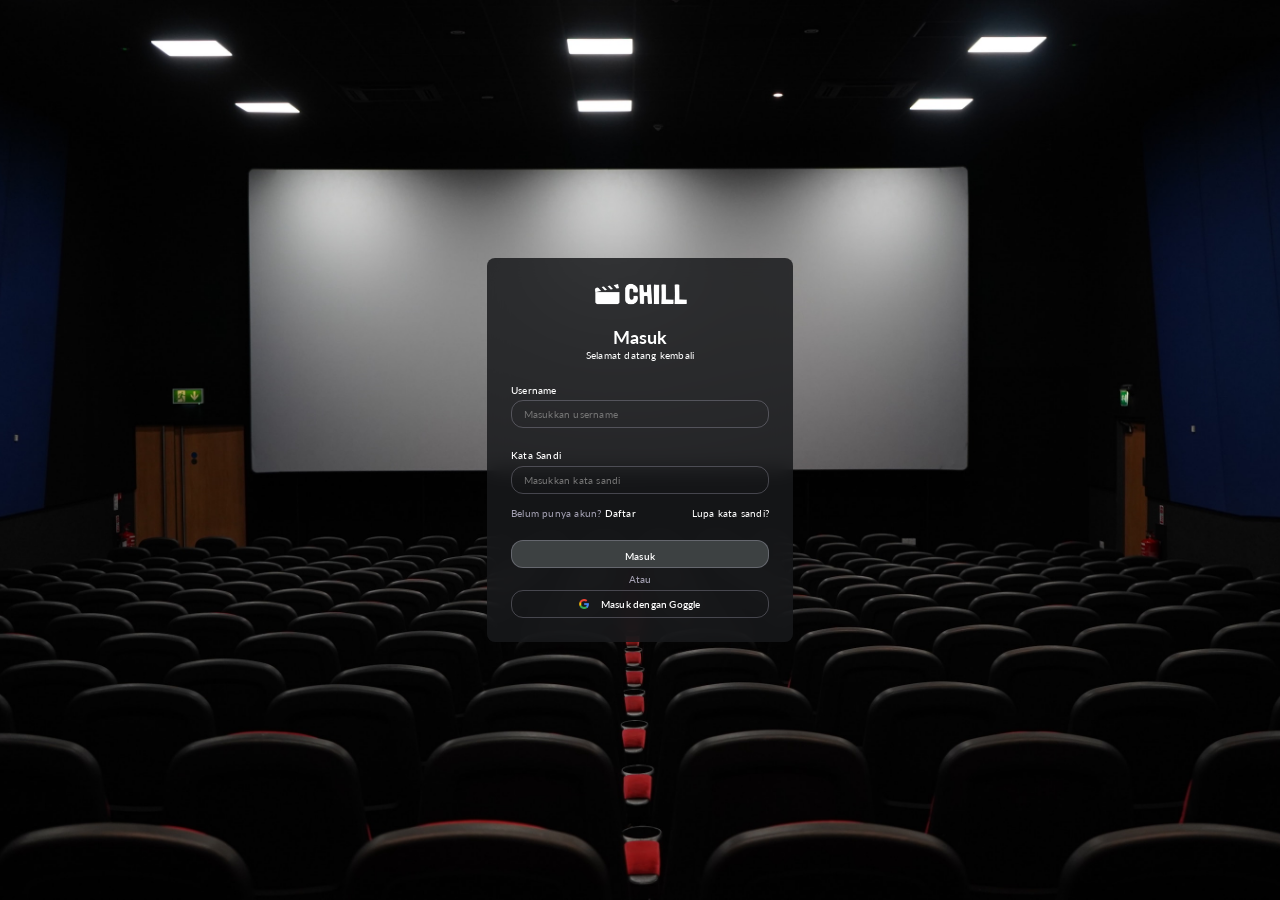
<file: index.html>
<!doctype html>
<html lang="en">
  <head>
    <meta charset="UTF-8" />
    <meta name="viewport" content="width=device-width, initial-scale=1.0" />
    <title>Login</title>
    <link rel="stylesheet" href="./styles/login.css" />
    <link rel="stylesheet" href="./styles/main.css" />
  </head>
  <body>
      <div class="container">
        <div class="logo">
          <img
            id="logo"
            src="./assets/logo/movie.png"
            width="163px"
            height="44px"
          />
        </div>
        <div class="title">
          <h3 class="heading-3">Masuk</h3>
          <p class="body-medium-regular">Selamat datang kembali</p>
        </div>
        <div class="userName body-large-medium">
          <label for="userName">Username</label>
          <input
            class="body-medium-regular"
            id="userName"
            type="text"
            placeholder="Masukkan username"
          />
        </div>
        <div class="password-container">
          <div class="password body-large-medium">
            <label for="password">Kata Sandi</label>
            <input
              class="body-medium-regular"
              id="password"
              type="password"
              placeholder="Masukkan kata sandi"
            />
          </div>
          <div class="newAccount body-medium-regular">
            <span
              >Belum punya akun?
              <a class="body-medium-medium" href="daftar.html">Daftar</a></span
            >
            <a href="">Lupa kata sandi?</a>
          </div>
        </div>
        <div class="login">
          <button class="body-medium-semiBold" id="log">Masuk</button>
          <span class="body-small-medium">Atau</span>

          <button class="google-login body-medium-semiBold">
            <img
              src="./assets/logo/google.png"
              width="18px"
            />
            Masuk dengan Goggle
          </button>
        </div>
      </div>
  </body>
</html>
</file>
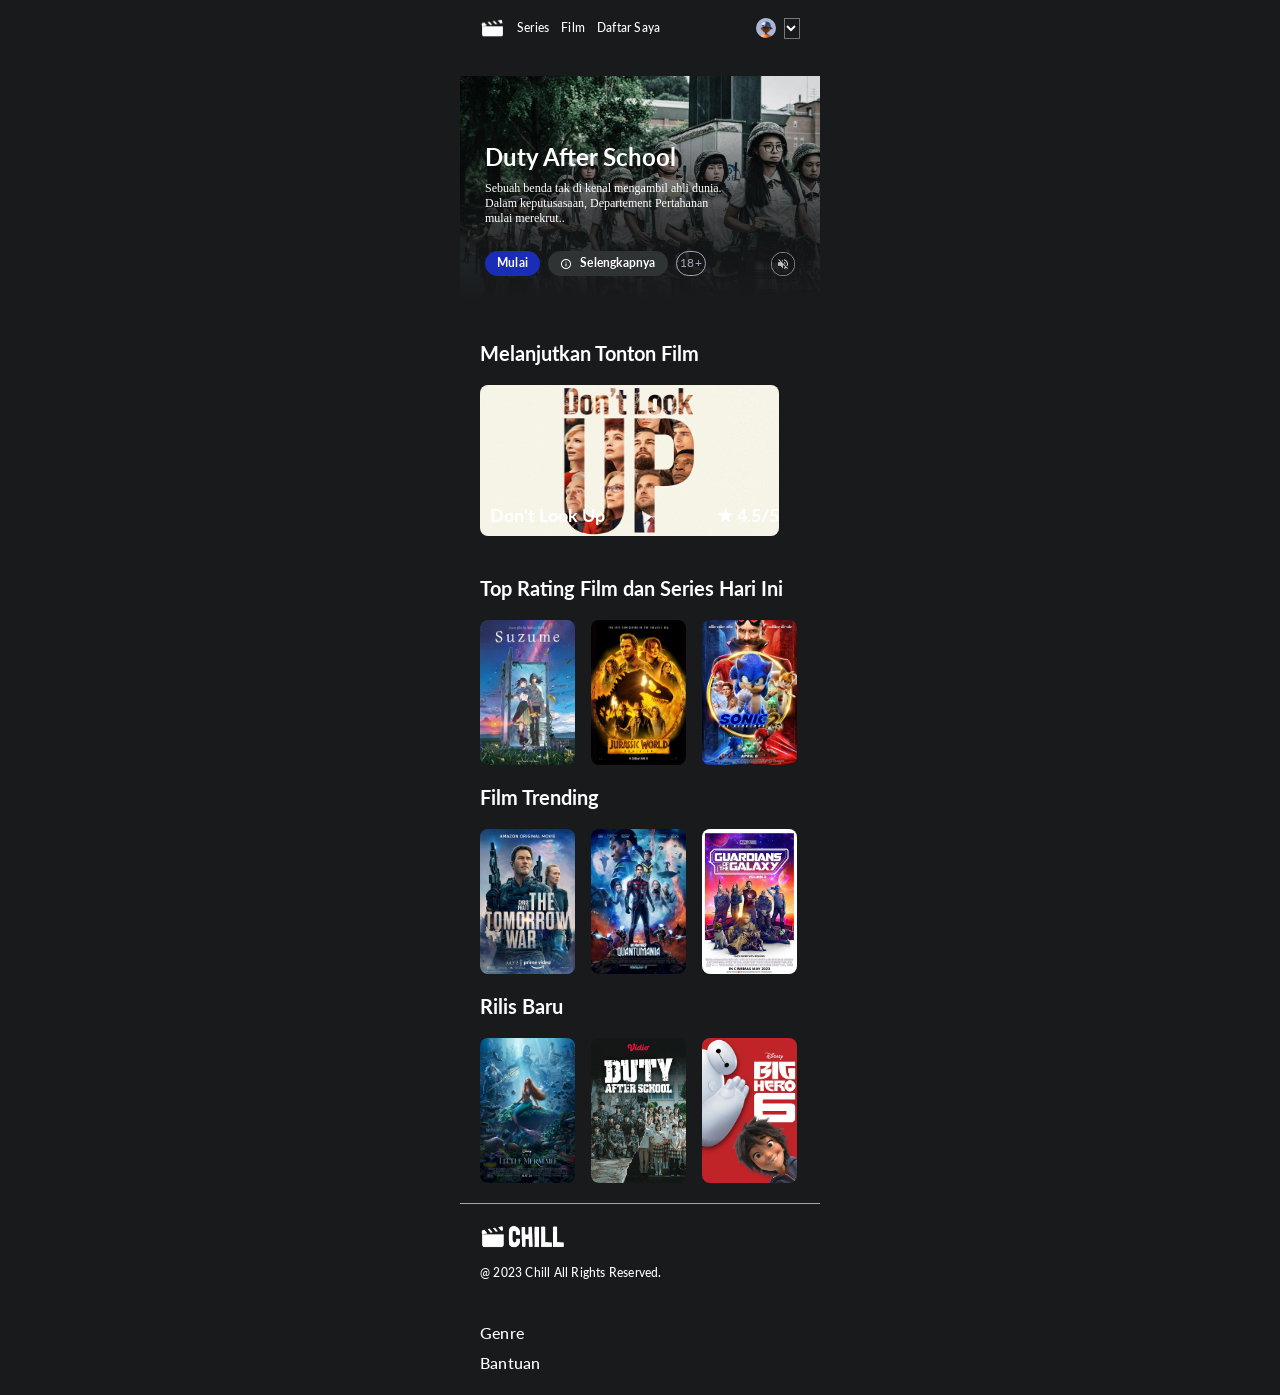
<file: beranda.html>
<!doctype html>
<html lang="en">
  <head>
    <meta charset="UTF-8" />
    <meta name="viewport" content="width=device-width, initial-scale=1.0" />
    <title>Beranda</title>
    <link rel="stylesheet" href="./styles/beranda.css" />
    <link rel="stylesheet" href="./styles/main.css" />
  </head>
  <body>
    <nav class="body-large-medium">
      <div class="navbar">
        <img class="logo" src="./assets/logo/movie.png" alt="" />
        <a href="">Series</a>
        <a href="">Film</a>
        <a href="">Daftar Saya</a>
      </div>
      <div class="profile">
        <img src="./assets/logo/profile.png" alt="" />
        <select name="account" id="account" class="body-small-medium">
          <option>Profil</option>
          <option>Ubah Premium</option>
          <option>Keluar</option>
        </select>
      </div>
    </nav>
    <header>
      <div class="header">
        <div class="head">
          <div class="head-text">
            <h1 class="heading-1">Duty After School</h1>
            <p class="body-large-medium">
              Sebuah benda tak di kenal mengambil ahli dunia. Dalam
              keputusasaan, Departement Pertahanan mulai merekrut lebih banyak
              tentara, termasuk siswa sekolah menengah. Mereka pun segera
              menjadi pejuang garis depan dalam perang.
            </p>
          </div>
          <div class="head-btn">
            <div class="btn-left">
              <button class="btn-primary-shadow">Mulai</button>
              <button class="btn-secondary-contained info">
                <img src="./assets/logo/!.png" alt="" />Selengkapnya
              </button>
              <span class="age body-large-regular">18+</span>
            </div>
            <img src="/assets/logo/mute-volume.png" alt="" />
          </div>
        </div>
      </div>
    </header>
    <div class="content">
      <div class="continue-movies">
        <h3 class="heading-3">Melanjutkan Tonton Film</h3>
        <div class="movie-top">
          <div class="box-top">
            <img src="/assets/images/2.png" alt="" />
            <div class="heading-6">
              <p class="text-left">Don't Look Up</p>
              <p class="text-right">&#9733; 4.5/5</p>
            </div>
          </div>
          <div class="box-top">
            <img src="/assets/images/3.png" alt="" />
            <div class="heading-6">
              <p class="text-left">All of Us Dead</p>
              <p class="text-right">&#9733; 4.2/5</p>
            </div>
          </div>
          <div class="box-top">
            <img src="/assets/images/4.png" alt="" />
            <div class="heading-6">
              <p class="text-left">Blue Lock</p>
              <p class="text-right">&#9733; 4.6/5</p>
            </div>
          </div>
          <div class="box-top">
            <img src="/assets/images/5.png" alt="" />
            <div class="heading-6">
              <p class="text-left">A Man Called Otto</p>
              <p class="text-right">&#9733; 4.4/5</p>
            </div>
          </div>
        </div>
      </div>
      <div class="movies">
        <h3 class="heading-3">Top Rating Film dan Series Hari Ini</h3>
        <div class="movie-list">
          <div class="box">
            <img src="/assets/images/6.png" alt="" />
            <div>
              <p class="text"></p>
            </div>
          </div>
          <div class="box">
            <img src="/assets/images/7.png" alt="" />
            <div>
              <p class="text"></p>
            </div>
          </div>
          <div class="box">
            <img src="/assets/images/8.png" alt="" />
            <div>
              <p class="text"></p>
            </div>
          </div>
          <div class="box">
            <img src="/assets/images/9-19.png" alt="" />
            <div>
              <p class="text"></p>
            </div>
          </div>
          <div class="box">
            <img src="/assets/images/10-18.png" alt="" />
            <div>
              <p class="text"></p>
            </div>
          </div>
        </div>
      </div>
      <div class="movies">
        <h3 class="heading-3">Film Trending</h3>
        <div class="movie-list">
          <div class="box">
            <img src="/assets/images/11.png" alt="" />
            <div>
              <p class="text"></p>
            </div>
          </div>
          <div class="box">
            <img src="/assets/images/12.png" alt="" />
            <div>
              <p class="text"></p>
            </div>
          </div>
          <div class="box">
            <img src="/assets/images/13.png" alt="" />
            <div>
              <p class="text"></p>
            </div>
          </div>
          <div class="box">
            <img src="/assets/images/14.png" alt="" />
            <div>
              <p class="text"></p>
            </div>
          </div>
          <div class="box">
            <img src="/assets/images/15-16.png" alt="" />
            <div>
              <p class="text"></p>
            </div>
          </div>
        </div>
      </div>
      <div class="movies">
        <h3 class="heading-3">Rilis Baru</h3>
        <div class="movie-list">
          <div class="box">
            <img src="/assets/images/15-16.png" alt="" />
            <div>
              <p class="text"></p>
            </div>
          </div>
          <div class="box">
            <img src="/assets/images/17.png" alt="" />
            <div>
              <p class="text"></p>
            </div>
          </div>
          <div class="box">
            <img src="/assets/images/10-18.png" alt="" />
            <div>
              <p class="text"></p>
            </div>
          </div>
          <div class="box">
            <img src="/assets/images/9-19.png" alt="" />
            <div>
              <p class="text"></p>
            </div>
          </div>
          <div class="box">
            <img src="/assets/images/20.png" alt="" />
            <div>
              <p class="text"></p>
            </div>
          </div>
        </div>
      </div>
    </div>
    <footer class="body-medium-medium">
      <div class="foot-logo">
        <img class="logo" src="./assets/logo/movie.png" alt="" />
        <div>@ 2023 Chill All Rights Reserved.</div>
      </div>
      <div class="right-foot">
        <div class="foot-genre">
          <div class="body-medium-bold">Genre</div>
          <div class="genre">
            <div class="genre-list">
              <a href="">Aksi</a>
              <a href="">Anaka-anak</a>
              <a href="">Anime</a>
              <a href="">Britania</a>
            </div>
            <div class="genre-list">
              <a href="">Drama</a>
              <a href="">Fantasi Ilmiah & Fantasi</a>
              <a href="">Kejahatan</a>
              <a href="">KDrama</a>
            </div>
            <div class="genre-list">
              <a href="">Komedi</a>
              <a href="">Petualanga</a>
              <a href="">Perang</a>
              <a href="">Romantis</a>
            </div>
            <div class="genre-list">
              <a href="">Sains & Alam</a>
              <a href="">Thriller</a>
            </div>
          </div>
        </div>
        <div class="foot-help">
          <div class="body-medium-bold">Bantuan</div>
          <div class="help-list">
            <a href="">FAQ</a>
            <a href="">Kontak Kami</a>
            <a href="">Privasi</a>
            <a href="">Syarat & Ketentuan</a>
          </div>
        </div>
      </div>
    </footer>
  </body>
</html>
</file>
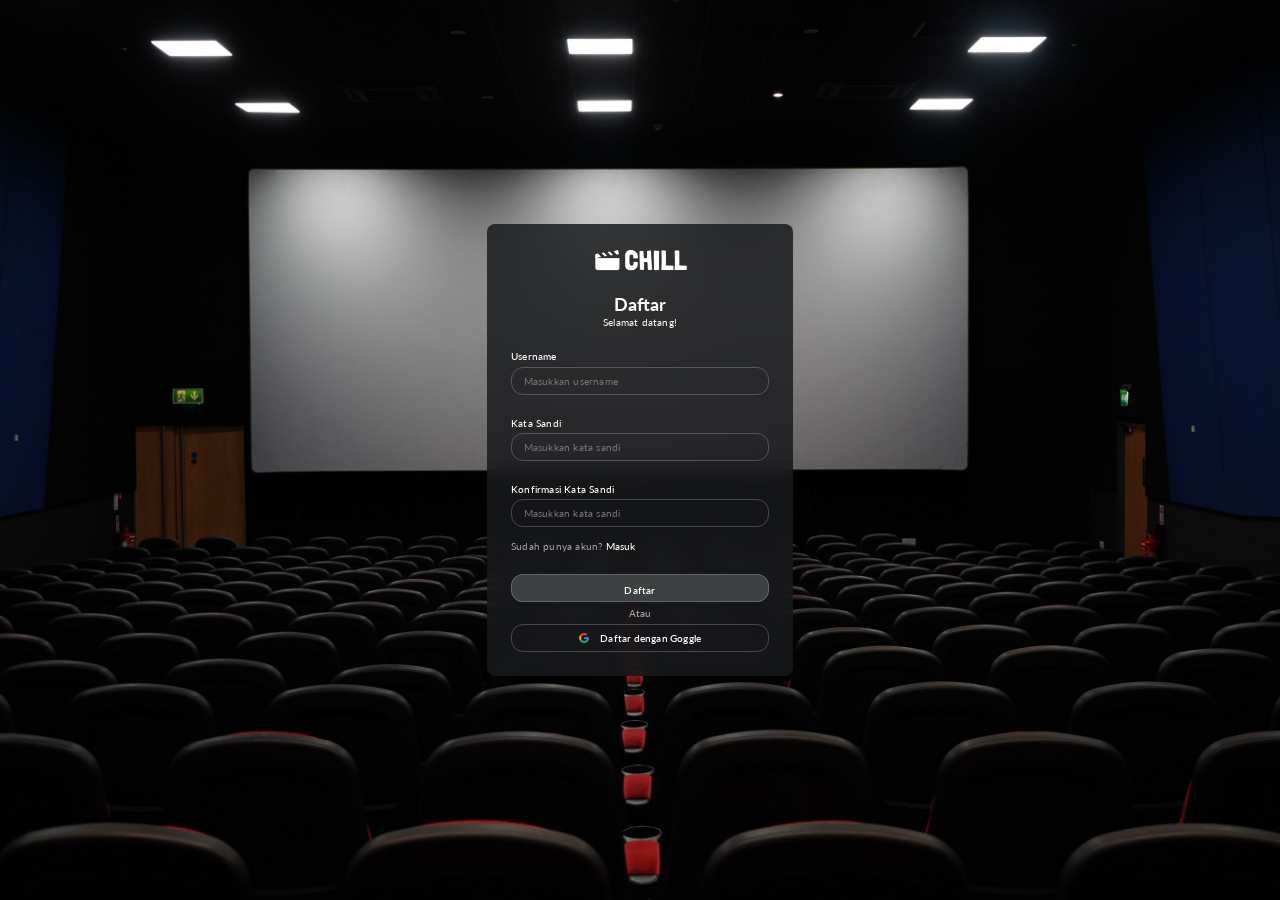
<file: daftar.html>
<!doctype html>
<html lang="en">
  <head>
    <meta charset="UTF-8" />
    <meta name="viewport" content="width=device-width, initial-scale=1.0" />
    <title>Daftar</title>
    <link rel="stylesheet" href="./styles/daftar.css" />
    <link rel="stylesheet" href="./styles/main.css" />
  </head>
  <body>
      <div class="container">
        <div class="logo">
          <img
            id="logo"
            src="./assets/logo/movie.png"
            width="163px"
            height="44px"
          />
        </div>
        <div class="title">
          <h3 class="heading-3">Daftar</h3>
          <p class="body-medium-regular">Selamat datang!</p>
        </div>
        <div class="userName body-large-medium">
          <label for="userName">Username</label>
          <input
            class="body-medium-regular"
            id="userName"
            type="text"
            placeholder="Masukkan username"
          />
        </div>
        <div class="password body-large-medium">
          <label for="password">Kata Sandi</label>
          <input
            class="body-medium-regular"
            id="password"
            type="password"
            placeholder="Masukkan kata sandi"
          />
        </div>
        <div class="password-container">
          <div class="password body-large-medium">
            <label for="password">Konfirmasi Kata Sandi</label>
            <input
              class="body-medium-regular"
              id="password"
              type="password"
              placeholder="Masukkan kata sandi"
            />
          </div>
          <div class="account body-medium-regular">
            <span
              >Sudah punya akun?
              <a class="body-medium-medium" href="index.html">Masuk</a></span
            >
          </div>
        </div>
        <div class="login body-medium-semiBold">
          <button class="body-medium-semiBold" id="regis" >Daftar</button>
          <span class="body-small-medium">Atau</span>

          <button class="google-login body-medium-semiBold">
            <img
              src="./assets/logo/google.png"
              width="18px"
            />
            Daftar dengan Goggle
          </button>
        </div>
      </div>
  </body>
</html>
</file>
<file: styles/login.css>
*,
html,
body {
  margin: 0;
  padding: 0;
  box-sizing: border-box;
}

body {
  display: flex;
  flex-direction: column;
  justify-content: center;
  align-items: center;
  height: 100dvh;
  background-image: url(../assets/images/login.jpg);
  background-size: cover;
  background-position: center;
  background-repeat: none;
}

.container {
  display: flex;
  flex-direction: column;
  justify-content: space-between;
  color: var(--text-light-primary);
  width: 529px;
  height: 663px;
  background-color: rgba(24, 26, 28, 0.84);
  backdrop-filter: blur(10px);
  border-radius: 16px;
  padding: 40px;
}

.logo {
  display: flex;
  justify-content: center;
}

.title,
.login {
  text-align: center;
}

.password-container {
  display: flex;
  flex-direction: column;
  gap: 12px;
}

.userName,
.password {
  display: flex;
  flex-direction: column;
  gap: 6px;
}

span {
  color: var(--text-light-secondary);
}

.newAccount {
  display: flex;
  justify-content: space-between;
}

input,
button {
  padding: 14px 20px;
  background-color: transparent;
  border-radius: 24px;
  border: 1px solid var(--outline-border);
  height: 50px;
  color: var(--text-light-primary);
}

.login {
  display: flex;
  flex-direction: column;
  gap: 8px;
}

#log {
  background-color: var(--extra-background);
}

.google-login {
  display: flex;
  align-items: center;
  justify-content: center;
  gap: 20px;
}

a {
  text-decoration: none;
  color: var(--text-light-primary);
}

@media (max-width: 580px), (max-height: 900px) {
  body .heading-3 {
    font-size: 18px;
  }

  body .body-medium-regular,
  body .body-large-medium,
  body .body-medium-medium,
  body .body-medium-semiBold,
  body .body-small-medium {
    font-size: 10px;
  }

  .container {
    width: 306px;
    height: 384px;
    padding: 24px;
    border-radius: 8px;
  }

  #logo {
    width: 94px;
    height: 24px;
  }
  .passwordContainer {
    gap: 6.93px;
  }

  .userName,
  .password {
    display: flex;
    flex-direction: column;
    gap: 3.47px;
  }

  input,
  button {
    padding: 8.09px 11.55px;
    border-radius: 12px;
    border: 0.58px solid var(--outline-border);
    height: 28px;
    color: var(--text-light-primary);
  }

  .login {
    gap: 4px;
  }

  .google-login {
    gap: 11.55px;
  }

  .google-login img {
    width: 10px;
  }
}
</file>
<file: styles/main.css>
@import url("https://fonts.googleapis.com/css2?family=Lato:ital,wght@0,100;0,300;0,400;0,700;0,900;1,100;1,300;1,400;1,700;1,900&display=swap");
@import url("./token.css");

/* Heading */

.heading-1 {
  font-family: "Lato";
  font-weight: 700;
  font-size: 48px;
}

.heading-2 {
  font-family: "Lato";
  font-weight: 700;
  font-size: 40px;
}
.heading-3 {
  font-family: "Lato";
  font-weight: 700;
  font-size: 32px;
}
.heading-4 {
  font-family: "Lato";
  font-weight: 700;
  font-size: 24px;
}
.heading-5 {
  font-family: "Lato";
  font-weight: 700;
  font-size: 20px;
}
.heading-6 {
  font-family: "Lato";
  font-weight: 700;
  font-size: 18px;
}

/* Body */

.body-large-bold {
  font-family: Lato;
  font-weight: 700;
  font-size: 18px;
  line-height: 140%;
  letter-spacing: 0.2px;
}

.body-large-semiBold {
  font-family: Lato;
  font-weight: 600;
  font-size: 18px;
  line-height: 140%;
  letter-spacing: 0.2px;
}

.body-large-medium {
  font-family: Lato;
  font-weight: 500;
  font-size: 18px;
  line-height: 140%;
  letter-spacing: 0.2px;
}

.body-large-regular {
  font-family: Lato;
  font-weight: 400;
  font-size: 18px;
  line-height: 140%;
  letter-spacing: 0.2px;
}

.body-medium-bold {
  font-family: Lato;
  font-weight: 700;
  font-size: 16px;
  line-height: 140%;
  letter-spacing: 0.2px;
}

.body-medium-semiBold {
  font-family: Lato;
  font-weight: 600;
  font-size: 16px;
  line-height: 140%;
  letter-spacing: 0.2px;
}

.body-medium-medium {
  font-family: Lato;
  font-weight: 500;
  font-size: 16px;
  line-height: 140%;
  letter-spacing: 0.2px;
}

.body-medium-regular {
  font-family: Lato;
  font-weight: 400;
  font-size: 16px;
  line-height: 140%;
  letter-spacing: 0.2px;
}

.body-small-bold {
  font-family: Lato;
  font-weight: 700;
  font-size: 14px;
  line-height: 140%;
  letter-spacing: 0.2px;
}

.body-small-semiBold {
  font-family: Lato;
  font-weight: 600;
  font-size: 14px;
  line-height: 140%;
  letter-spacing: 0.2px;
}

.body-small-medium {
  font-family: Lato;
  font-weight: 500;
  font-size: 14px;
  line-height: 140%;
  letter-spacing: 0.2px;
}

.body-small-regular {
  font-family: Lato;
  font-weight: 400;
  font-size: 14px;
  line-height: 140%;
  letter-spacing: 0.2px;
}

.caption-1-bold {
  font-family: Lato;
  font-weight: 700;
  font-size: 12px;
  line-height: 140%;
  letter-spacing: 0.2px;
}

.caption-1-semiBold {
  font-family: Lato;
  font-weight: 600;
  font-size: 12px;
  line-height: 140%;
  letter-spacing: 0.2px;
}

.caption-1-medium {
  font-family: Lato;
  font-weight: 600;
  font-size: 12px;
  line-height: 140%;
  letter-spacing: 0.2px;
}

.caption-1-regular {
  font-family: Lato;
  font-weight: 400;
  font-size: 12px;
  line-height: 140%;
  letter-spacing: 0.2px;
}

.caption-2-bold {
  font-family: Lato;
  font-weight: 700;
  font-size: 10px;
  line-height: 140%;
  letter-spacing: 0.2px;
}
.caption-2-semiBold {
  font-family: Lato;
  font-weight: 600;
  font-size: 10px;
  line-height: 140%;
  letter-spacing: 0.2px;
}
.caption-2-medium {
  font-family: Lato;
  font-weight: 500;
  font-size: 10px;
  line-height: 140%;
  letter-spacing: 0.2px;
}
.caption-2-regular {
  font-family: Lato;
  font-weight: 400;
  font-size: 10px;
  line-height: 140%;
  letter-spacing: 0.2px;
}

/* Button */

.btn-primary-contained {
  width: fit-content;
  height: 45px;
  padding-top: 10px;
  padding-right: 26px;
  padding-bottom: 10px;
  padding-left: 26px;
  border-radius: 48px;
  border: none;
  background-color: var(--primary-color-400);
  color: var(--text-light-primary);
}

.btn-primary-shadow {
  width: fit-content;
  height: 45px;
  padding-top: 10px;
  padding-right: 26px;
  padding-bottom: 10px;
  padding-left: 26px;
  border-radius: 48px;
  border: none;
  background-color: var(--primary-color-200);
  color: var(--text-light-primary);
}

.btn-primary-outlined {
  width: fit-content;
  height: 45px;
  padding-top: 10px;
  padding-right: 26px;
  padding-bottom: 10px;
  padding-left: 26px;
  background-color: transparent;
  color: var(--primary-color);
  border-width: 1px;
  border-radius: 48px;
  border-color: var(--primary-color);
}

.btn-secondary-contained {
  width: fit-content;
  height: 45px;
  padding-top: 10px;
  padding-right: 26px;
  padding-bottom: 10px;
  padding-left: 26px;
  border: none;
  border-radius: 48px;
  background-color: var(--body-background);
  color: var(--text-light-primary);
}

.btn-secondary-shadow {
  width: fit-content;
  height: 45px;
  padding-top: 10px;
  padding-right: 26px;
  padding-bottom: 10px;
  padding-left: 26px;
  border-radius: 48px;
  background-color: transparent;
  color: var(--body-background);
}

.btn-secondary-outlined {
  width: fit-content;
  height: 45px;
  padding-top: 10px;
  padding-right: 26px;
  padding-bottom: 10px;
  padding-left: 26px;
  background-color: transparent;
  color: var(--body-background);
  border-width: 1px;
  border-radius: 48px;
  border-color: var(--body-background);
}

.btn-disable-contained {
  width: fit-content;
  height: 45px;
  padding-top: 10px;
  padding-right: 26px;
  padding-bottom: 10px;
  padding-left: 26px;
  border-radius: 48px;
  background-color: var(--grey-scale-400);
  color: var(--dark-disable);
}

.btn-disable-shadow {
  width: fit-content;
  height: 45px;
  padding-top: 10px;
  padding-right: 26px;
  padding-bottom: 10px;
  padding-left: 26px;
  border-radius: 48px;
  background-color: var(--grey-scale-300);
  color: var(--dark-disable);
}

.btn-disable-outlined {
  width: fit-content;
  height: 45px;
  padding-top: 10px;
  padding-right: 26px;
  padding-bottom: 10px;
  padding-left: 26px;
  background-color: var(--grey-scale-200);
  color: var(--dark-disable);
  border-width: 1px;
  border-radius: 48px;
  border-color: var(--dark-disable);
}
</file>
<file: styles/beranda.css>
*,
html,
body {
  margin: 0;
  padding: 0;
  box-sizing: border-box;
}

body {
  display: flex;
  flex-direction: column;
  align-items: center;
  justify-content: center;
  color: var(--text-light-primary);
  background-color: var(--page-header-background);
}

nav {
  display: flex;
  justify-content: space-between;
  width: 1440px;
  height: 94px;
  padding: 25px 80px;
}

.navbar {
  display: flex;
  justify-content: space-between;
  align-items: center;
  width: 520px;
}

.logo {
  width: 100px;
  height: 44px;
}

a {
  text-decoration: none;
  color: var(--text-light-primary);
}

.profile {
  display: flex;
  align-items: center;
  gap: 8px;
}

.profile img {
  border-radius: 20px;
  width: 40px;
}

select {
  background-color: var(--page-header-background);
  color: var(--text-light-primary);
  width: 28px;
}

header {
  display: flex;
  justify-content: center;
  align-items: end;
  background-image: url(/assets/images/1.png);
  background-position: center center;
  background-size: cover;
  background-repeat: none;
  width: 1440px;
  height: 587px;
}

.header {
  display: flex;
  width: 100%;
  background: linear-gradient(
    to bottom,
    rgba(0, 0, 0, 0),
    rgba(16, 18, 19, 0.743),
    rgb(24, 26, 28)
  );
}

.head {
  display: flex;
  flex-direction: column;
  justify-content: space-between;
  width: 1440px;
  gap: 40px;
  padding: 80px;
}

.head-text {
  display: flex;
  flex-direction: column;
  width: 668px;
  height: 148px;
  gap: 20px;
}

.head-btn {
  display: flex;
  justify-content: space-between;
}

.btn-left {
  display: flex;
  align-items: center;
  justify-content: space-between;
  width: 350px;
  gap: 10px;
}

button {
  font-family: Lato;
  font-weight: 700;
  font-size: 16px;
  line-height: 140%;
  letter-spacing: 0.2px;
}

.btn-left button img {
  display: flex;
  width: 24px;
}

.info {
  display: flex;
  gap: 8px;
  align-items: center;
}

.age {
  display: flex;
  justify-content: center;
  align-items: center;
  background-color: transparent;
  border: 1px solid var(--text-light-secondary);
  color: var(--text-light-secondary);
  border-radius: 24px;
  width: 52px;
  height: 45px;
}

.head-btn img {
  width: 50px;
}

.continue-movies {
  display: flex;
  flex-direction: column;
  justify-content: center;
  padding: 40px 80px;
  height: 309px;
  gap: 32px;
}

.movie-top,
.movie-list {
  display: flex;
  justify-content: space-between;
  gap: 24px;
}

.box-top {
  display: flex;
  height: 162px;
  width: 302px;
  position: relative;
  gap: 10px;
}

.text-left {
  position: absolute;
  bottom: 10px;
  left: 10px;
}

.text-right {
  position: absolute;
  bottom: 10px;
  right: 10px;
}

.box-top img,
.box img {
  width: 100%;
  border-radius: 8px;
}

.movies {
  display: flex;
  flex-direction: column;
  width: 1440px;
  padding: 40px 80px;
  height: 512px;
  gap: 32px;
}

.box {
  display: flex;
  position: relative;
  height: 365px;
  width: 234px;
  gap: 10px;
}

.text {
  position: absolute;
  bottom: 10px;
  left: 10px;
}

footer {
  display: flex;
  justify-content: space-around;
  width: 1440px;
  height: 284px;
  padding: 60px 80px;
  border-top: 1px solid var(--text-light-secondary);
}

.right-foot {
  display: flex;
  width: 814px;
  justify-content: space-around;
  gap: 50px;
}

.foot-logo,
.foot-genre,
.foot-help {
  display: flex;
  flex-direction: column;
}

.foot-logo {
  gap: 26px;
  width: 251px;
  justify-content: center;
}

.foot-logo img {
  width: 163px;
  gap: 10px;
}

.genre {
  display: flex;
  justify-content: space-between;
  width: 514px;
}

.foot-genre {
  display: flex;
  flex-direction: column;
  gap: 14px;
}

.genre-list,
.help-list {
  display: flex;
  flex-direction: column;
  gap: 14px;
}

.genre-list a,
.help-list a {
  color: var(--text-light-secondary);
}

.foot-help {
  display: flex;
  flex-direction: column;
  width: 140px;
  gap: 14px;
}

@media (max-width: 580px), (max-height: 900px) {
  body {
    gap: 20px;
  }

  body .heading-1 {
    font-size: 24px;
  }

  body .heading-3 {
    font-size: 20px;
  }

  body .body-large-medium {
    font-size: 12px;
  }

   body .body-large-regular {
    font-size: 12px;
  }

  body .body-medium-bold {
    font-weight: 500;
  }

  body .body-medium-medium {
    font-size: 12px;
  }

  nav {
    width: 360px;
    height: 56px;
    padding: 6px 20px;
    gap: 12px;
  }

  .navbar {
    flex: 1;
    gap: 12px;
    align-items: center;
    justify-content: flex-start;
  }
  .navbar img {
    content: url(/assets/logo/vector.png);
    width: 25px;
    height: 20px;
  }

  .profile {
    gap: 8px;
  }

  .profile img {
    width: 20px;
  }

  select {
    width: 16px;
  }

  header {
    width: 360px;
    height: 225px;
  }

  .head {
    width: 100%;
    padding: 25px;
    gap: 25px;
  }

  .head-text {
    width: 80%;
    height: auto;
    gap: 10px;
  }

  .head-text p {
    display: none;
  }

  .head-text::after {
    content: "Sebuah benda tak di kenal mengambil ahli dunia. Dalam keputusasaan, Departement Pertahanan mulai merekrut..";
    font-size: 12px;
  }

  .head-btn {
    align-items: center;
  }

  .btn-left {
    width: 221px;
    height: 25px;
    gap: 8px;
  }

  .btn-left button {
    height: 25px;
    padding: 4px 12px;
    font-size: 12px;
  }

  .btn-left button img {
    width: 12px;
    height: 12px;
  }

  span.age {
    border-radius: 24px;
    width: 30px;
    height: 25px;
  }

  .head-btn img {
    width: 24px;
  }

  .content {
    display: flex;
    flex-direction: column;
    width: 360px;
    gap: 20px;
  }

  .continue-movies {
    width: 100%;
    height: 235px;
    padding: 20px;
    gap: 20px;
  }

  .movie-top {
    width: 100%;
    gap: 16px;
    overflow-x: auto;
    justify-content: flex-start;
    align-items: center;
  }

  .box-top {
    min-width: 309px;
    width: 309px;
    height: 151px;
  }

  .movies {
    width: 100%;
    height: 189px;
    padding: 0px 20px;
    gap: 20px;
  }

  .movie-list {
    width: 100%;
    gap: 16px;
    overflow-x: auto;
    justify-content: flex-start;
    align-items: center;
  }

  .box {
    min-width: 95px;
    width: 95px;
    height: 145px;
  }

  footer {
    display: flex;
    flex-direction: column;
    width: 360px;
    height: auto;
    padding: 20px;
    gap: 40px;
  }

  .foot-logo {
    width: 100%;
    gap: 16px;
  }

  .right-foot {
    display: flex;
    flex-direction: column;
    width: 100%;
    gap: 8px;
  }

  .genre,
  .help-list {
    display: none;
  }

  .foot-logo img {
    width: 84px;
    height: 25px;
  }
}
</file>
<file: styles/daftar.css>
*,
html,
body {
  margin: 0;
  padding: 0;
  box-sizing: border-box;
}

body {
  display: flex;
  flex-direction: column;
  justify-content: center;
  align-items: center;
  height: 100dvh;
  background-image: url(../assets/images/login.jpg);
  background-size: cover;
  background-position: center;
  background-repeat: none;
}

.container {
  display: flex;
  flex-direction: column;
  justify-content: space-between;
  color: var(--text-light-primary);
  width: 529px;
  height: 778px;
  background-color: rgba(24, 26, 28, 0.84);
  backdrop-filter: blur(10px);
  border-radius: 16px;
  padding: 40px;
}

.logo {
  display: flex;
  justify-content: center;
}

.title,
.login {
  text-align: center;
}

.password-container {
  display: flex;
  flex-direction: column;
  gap: 12px;
}

.userName,
.password {
  display: flex;
  flex-direction: column;
  gap: 6px;
}

span {
  color: var(--text-light-secondary);
}


input,
button {
  padding: 14px 20px;
  background-color: transparent;
  border-radius: 24px;
  border: 1px solid var(--outline-border);
  height: 50px;
  color: var(--text-light-primary);
}

.login {
  display: flex;
  flex-direction: column;
  gap: 8px;
}

#regis {
  background-color: var(--extra-background);
}

.google-login {
  display: flex;
  align-items: center;
  justify-content: center;
  gap: 20px;
}

a {
  text-decoration: none;
  color: var(--text-light-primary);
}

@media (max-width: 580px), (max-height: 900px) {
  body .heading-3 {
    font-size: 18px;
  }

  body .body-medium-regular,
  body .body-large-medium,
  body .body-medium-medium,
  body .body-medium-semiBold,
  body .body-small-medium {
    font-size: 10px;
  }

  .container {
    width: 306px;
    height: 452px;
    padding: 24px;
    border-radius: 8px;
  }

  #logo {
    width: 94px;
    height: 24px;
  }
  .passwordContainer {
    gap: 6.93px;
  }

  .userName,
  .password {
    display: flex;
    flex-direction: column;
    gap: 3.47px;
  }

  input,
  button {
    padding: 8.09px 11.55px;
    border-radius: 12px;
    border: 0.58px solid var(--outline-border);
    height: 28px;
    color: var(--text-light-primary);
  }

  .login {
    gap: 4px;
  }

  .google-login {
    gap: 11.55px;
  }

  .google-login img {
    width: 10px;
  }
}
</file>
